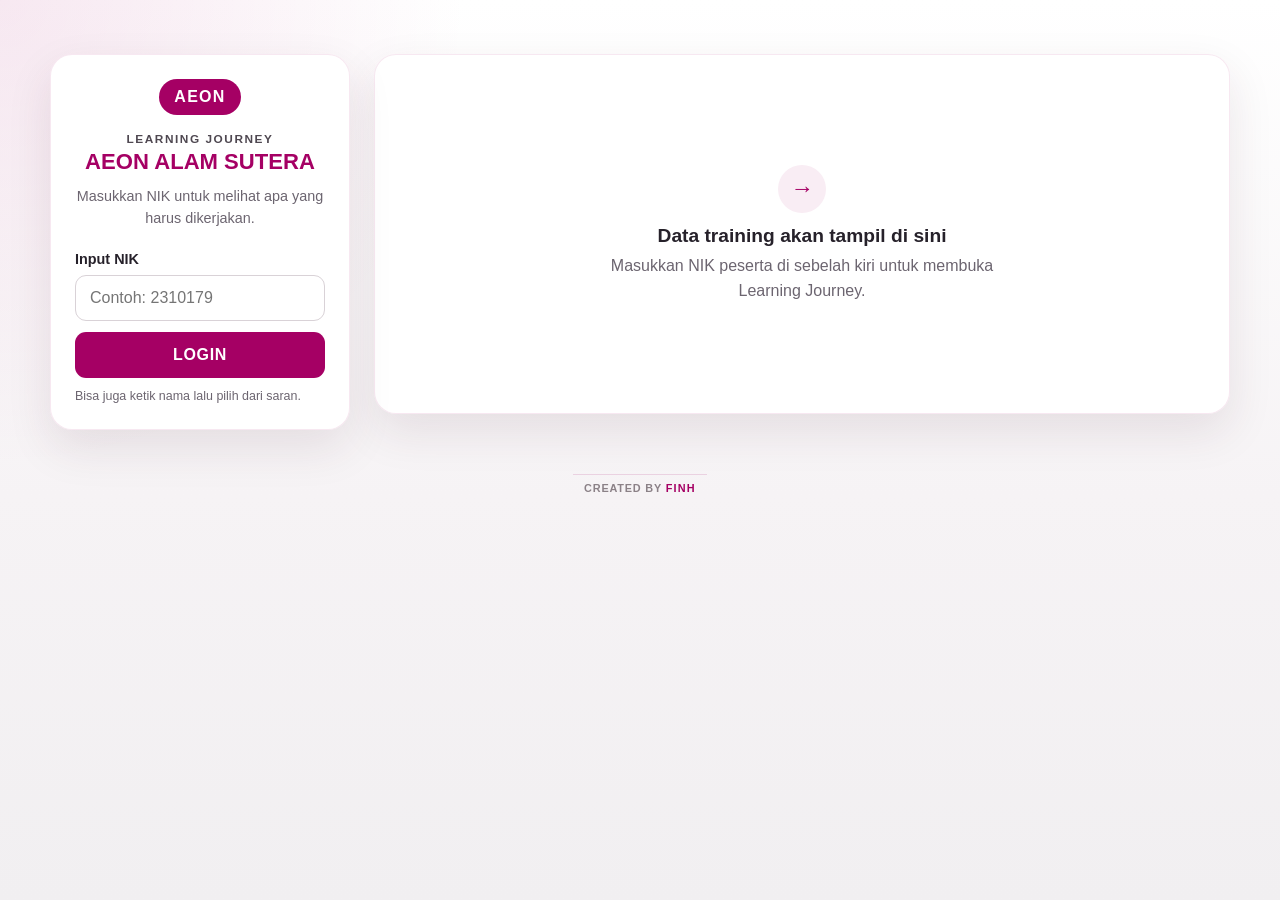
<file: index.html>
<!DOCTYPE html>
<html lang="id">
<head>
  <meta charset="UTF-8">
  <meta name="viewport" content="width=device-width, initial-scale=1.0">
  <meta name="theme-color" content="#a50064">
  <title>Learning Journey - AEON Alam Sutera</title>
  <link rel="stylesheet" href="style.css?v=20260828-fix2">
</head>
<body>
  <main class="page-shell">
    <div class="workspace">
      <aside class="login-panel" aria-label="Login Learning Journey">
        <div class="login-card">
          <div class="brand-mark" aria-hidden="true">AEON</div>
          <p class="eyebrow">LEARNING JOURNEY</p>
          <h1>AEON ALAM SUTERA</h1>
          <p class="hero-copy">Masukkan NIK untuk melihat apa yang harus dikerjakan.</p>

          <label for="search">Input NIK</label>
          <input
            id="search"
            list="participants"
            inputmode="text"
            autocomplete="off"
            placeholder="Contoh: 2310179"
            aria-describedby="search-help"
          >
          <datalist id="participants"></datalist>
          <button id="search-button" type="button">LOGIN</button>
          <p id="search-help" class="helper-text">Bisa juga ketik nama lalu pilih dari saran.</p>
        </div>
        <div id="status" class="status" role="status" aria-live="polite"></div>
      </aside>

      <section id="result" class="result-panel" aria-live="polite">
        <div class="welcome-card">
          <span class="welcome-icon" aria-hidden="true">→</span>
          <h2>Data training akan tampil di sini</h2>
          <p>Masukkan NIK peserta di sebelah kiri untuk membuka Learning Journey.</p>
        </div>
      </section>
    </div>
    <footer class="site-credit">Created by <strong>FINH</strong></footer>
  </main>

  <script src="catalog.js?v=20260828-fix2"></script>
  <script src="app.js?v=20260828-fix2"></script>
</body>
</html>
</file>
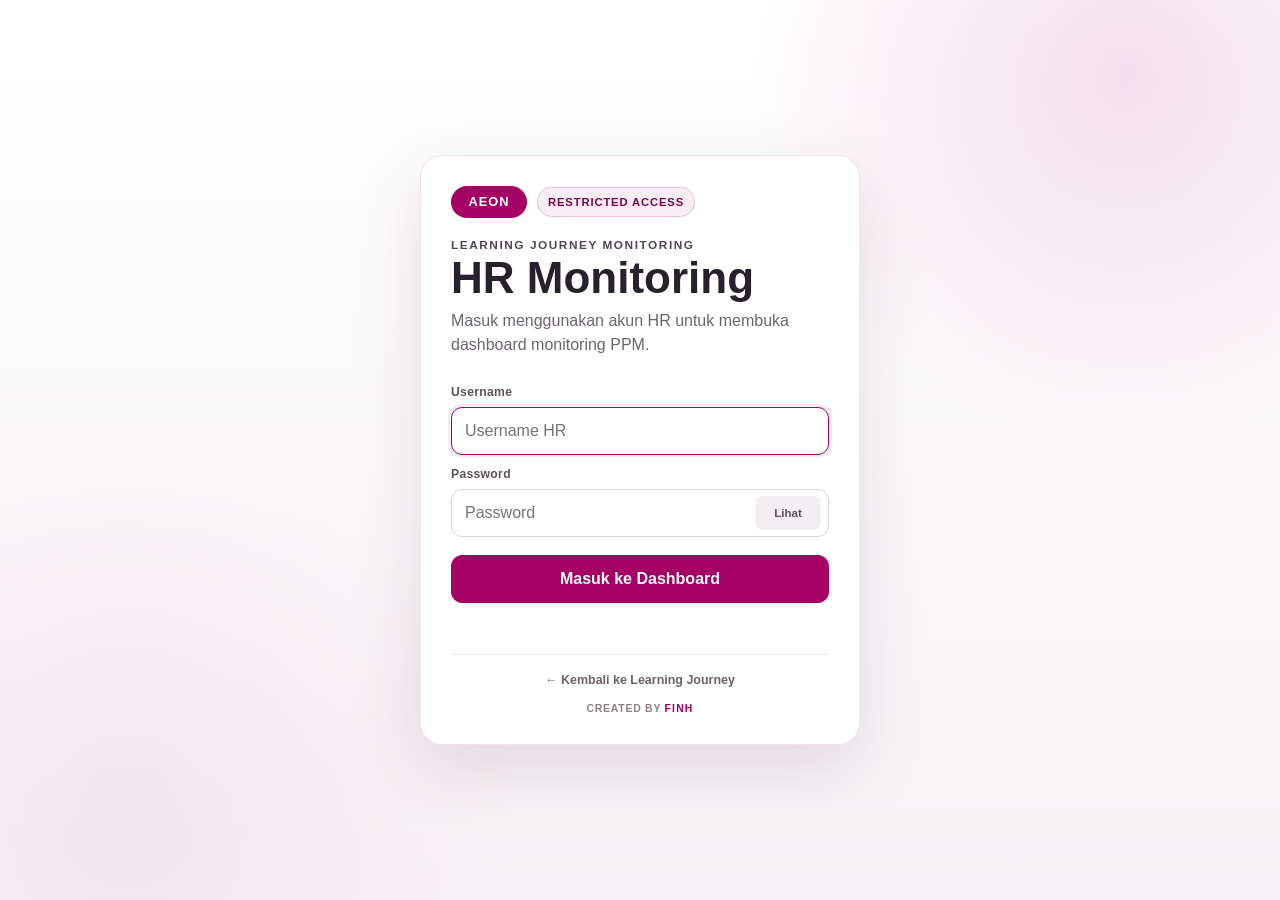
<file: hr.html>
<!DOCTYPE html>
<html lang="id">
<head>
  <meta charset="UTF-8">
  <meta name="viewport" content="width=device-width, initial-scale=1.0">
  <meta name="theme-color" content="#a50064">
  <meta name="robots" content="noindex,nofollow,noarchive">
  <title>HR Monitoring PPM - AEON Alam Sutera</title>
  <link rel="stylesheet" href="style.css?v=20260829-hrfinal1">
  <link rel="stylesheet" href="hr.css?v=20260829-hrfinal1">
</head>
<body class="hr-page">
  <section id="hr-login-gate" class="hr-login-gate" aria-label="Login HR Monitoring">
    <div class="hr-login-card">
      <div class="hr-login-brand-row">
        <span class="brand-mark hr-brand" aria-hidden="true">AEON</span>
        <span class="internal-badge">RESTRICTED ACCESS</span>
      </div>
      <p class="eyebrow">LEARNING JOURNEY MONITORING</p>
      <h1>HR Monitoring</h1>
      <p class="hr-login-copy">Masuk menggunakan akun HR untuk membuka dashboard monitoring PPM.</p>

      <form id="hr-login-form" class="hr-login-form" novalidate>
        <label for="hr-username">Username</label>
        <input id="hr-username" name="username" type="text" autocomplete="username" required placeholder="Username HR">

        <label for="hr-password">Password</label>
        <div class="password-field">
          <input id="hr-password" name="password" type="password" autocomplete="current-password" required placeholder="Password">
          <button id="toggle-password" class="password-toggle" type="button" aria-label="Tampilkan password">Lihat</button>
        </div>

        <button id="hr-login-button" class="primary-button hr-login-button" type="submit">Masuk ke Dashboard</button>
        <p id="hr-login-status" class="hr-login-status" role="status" aria-live="polite"></p>
      </form>

      <div class="hr-login-bottom">
        <a href="index.html" class="back-to-journey">← Kembali ke Learning Journey</a>
        <div class="site-credit compact-credit">Created by <strong>FINH</strong></div>
      </div>
    </div>
  </section>

  <main id="hr-app" class="hr-shell" hidden>
    <header class="hr-header">
      <div>
        <div class="hr-brand-row">
          <span class="brand-mark hr-brand" aria-hidden="true">AEON</span>
          <span class="internal-badge">HR MONITORING</span>
        </div>
        <p class="eyebrow">LEARNING JOURNEY MONITORING</p>
        <h1>Monitoring PPM</h1>
        <p class="hr-subtitle">Pantau assignment dan checklist penyelesaian peserta berdasarkan section, level, dan Basic.</p>
      </div>
      <div class="header-actions">
        <a class="secondary-button" href="index.html">Buka Learning Journey</a>
        <button id="refresh-progress" class="secondary-button" type="button">Refresh Progress</button>
        <button id="export-button" class="primary-button" type="button">Export CSV</button>
        <button id="hr-logout" class="logout-button" type="button">Keluar</button>
      </div>
    </header>

    <div id="progress-backend-banner" class="backend-banner" hidden>
      Progress backend belum terhubung. Data peserta dan link training tetap tampil, tetapi status checklist belum dapat dimonitor.
    </div>

    <section class="summary-grid progress-summary-grid" aria-label="Ringkasan monitoring">
      <article class="summary-card"><span class="summary-label">Peserta terlihat</span><strong id="summary-total">0</strong><small id="summary-total-note">dari 0 peserta</small></article>
      <article class="summary-card"><span class="summary-label">Completed</span><strong id="summary-completed">0</strong><small>100% materi selesai</small></article>
      <article class="summary-card"><span class="summary-label">On Progress</span><strong id="summary-inprogress">0</strong><small>sudah mulai</small></article>
      <article class="summary-card"><span class="summary-label">Belum Mulai</span><strong id="summary-notstarted">0</strong><small>0% progress</small></article>
      <article class="summary-card"><span class="summary-label">Rata-rata Progress</span><strong id="summary-average">0%</strong><small id="summary-section-note">0 section</small></article>
    </section>

    <section class="monitor-card">
      <div class="filters-heading">
        <div><h2>Daftar Peserta</h2><p>Default menampilkan kategori PPM. Gunakan filter untuk melihat kelompok dan status progress tertentu.</p></div>
        <span id="result-count" class="count-pill">0 peserta</span>
      </div>

      <div class="filters-grid progress-filters-grid">
        <label class="filter-field filter-search"><span>Cari peserta</span><input id="hr-search" type="search" autocomplete="off" placeholder="NIK atau nama..."></label>
        <label class="filter-field"><span>Kategori</span><select id="filter-category"></select></label>
        <label class="filter-field"><span>Section</span><select id="filter-section"></select></label>
        <label class="filter-field"><span>Level</span><select id="filter-level"></select></label>
        <label class="filter-field"><span>Basic</span><select id="filter-basic"></select></label>
        <label class="filter-field"><span>Status</span><select id="filter-status"><option value="">Semua status</option><option value="Completed">Completed</option><option value="On Progress">On Progress</option><option value="Belum Mulai">Belum Mulai</option><option value="Perlu Mapping">Perlu Mapping</option></select></label>
        <button id="reset-filter" class="ghost-button" type="button">Reset Filter</button>
      </div>

      <div class="table-wrap">
        <table class="monitor-table progress-table">
          <thead><tr><th>NIK</th><th>Nama</th><th>Section</th><th>Kategori</th><th>Current Level</th><th>Yang Dikerjakan</th><th>Progress</th><th>Status</th><th class="action-col">Detail</th></tr></thead>
          <tbody id="monitor-body"></tbody>
        </table>
      </div>

      <div id="monitor-empty" class="monitor-empty" hidden><strong>Data tidak ditemukan.</strong><span>Ubah kata pencarian atau filter yang digunakan.</span></div>
    </section>

    <p class="data-note">Checklist bersifat self-reported oleh peserta. Untuk status kelulusan Post Test yang tervalidasi, sumber hasil Post Test perlu diintegrasikan terpisah.</p>
    <footer class="site-credit">Created by <strong>FINH</strong></footer>
  </main>

  <dialog id="detail-dialog" class="detail-dialog">
    <div class="dialog-shell">
      <div class="dialog-head">
        <div><span class="dialog-kicker">DETAIL PENUGASAN & PROGRESS</span><h2 id="detail-name">Peserta</h2></div>
        <button id="dialog-close" class="dialog-close" type="button" aria-label="Tutup">×</button>
      </div>
      <div id="detail-content" class="detail-content"></div>
    </div>
  </dialog>

  <script src="catalog.js?v=20260829-hrfinal1" defer></script>
  <script src="hr.js?v=20260829-hrfinal1" defer></script>
</body>
</html>
</file>
<file: style.css>
:root{
  --aeon:#a50064;
  --aeon-dark:#7f004d;
  --aeon-soft:#f9edf4;
  --ink:#26212a;
  --muted:#6c6570;
  --line:#e7e1e5;
  --surface:#ffffff;
  --surface-2:#fbfafb;
  --bg:#f4f2f4;
  --shadow:0 18px 45px rgba(68,28,52,.10);
  --radius:22px;
}

*{box-sizing:border-box}
html{scroll-behavior:smooth}
body{
  margin:0;
  min-height:100vh;
  font-family:Inter,ui-sans-serif,-apple-system,BlinkMacSystemFont,"Segoe UI",Arial,sans-serif;
  color:var(--ink);
  background:
    radial-gradient(circle at 0 0,rgba(165,0,100,.09),transparent 30%),
    linear-gradient(180deg,#fff 0,#f6f3f5 55%,#f1eff1 100%);
}
button,input{font:inherit}
button{cursor:pointer}

.page-shell{
  width:min(1180px,calc(100% - 34px));
  margin:0 auto;
  padding:54px 0 72px;
}

.workspace{
  display:grid;
  grid-template-columns:300px minmax(0,1fr);
  gap:24px;
  align-items:start;
}

.login-panel{
  position:sticky;
  top:28px;
}

.login-card,.journey-card,.welcome-card{
  background:rgba(255,255,255,.96);
  border:1px solid rgba(165,0,100,.09);
  border-radius:var(--radius);
  box-shadow:var(--shadow);
}

.login-card{
  padding:24px;
  text-align:center;
}

.brand-mark{
  display:inline-grid;
  place-items:center;
  min-width:82px;
  height:36px;
  padding:0 14px;
  margin-bottom:17px;
  border-radius:999px;
  background:var(--aeon);
  color:#fff;
  font-weight:850;
  letter-spacing:.08em;
}

.eyebrow{
  margin:0 0 4px;
  font-size:.74rem;
  font-weight:850;
  letter-spacing:.13em;
  color:#4f4851;
}

.login-card h1{
  margin:0;
  color:var(--aeon);
  font-size:1.38rem;
  line-height:1.12;
}

.hero-copy{
  margin:10px 0 22px;
  color:var(--muted);
  font-size:.9rem;
  line-height:1.55;
}

.login-card label{
  display:block;
  margin:0 0 8px;
  text-align:left;
  font-weight:780;
  font-size:.9rem;
}

.login-card input{
  width:100%;
  min-width:0;
  padding:13px 14px;
  border:1px solid #d9d2d7;
  border-radius:11px;
  background:#fff;
  color:var(--ink);
  outline:none;
  transition:border-color .2s,box-shadow .2s;
}

.login-card input:focus{
  border-color:var(--aeon);
  box-shadow:0 0 0 4px rgba(165,0,100,.10);
}

.login-card button{
  width:100%;
  min-height:46px;
  margin-top:11px;
  padding:11px 16px;
  border:0;
  border-radius:11px;
  background:var(--aeon);
  color:#fff;
  font-weight:850;
  letter-spacing:.04em;
  transition:background .15s,transform .15s;
}
.login-card button:hover{background:var(--aeon-dark)}
.login-card button:active{transform:translateY(1px)}
.login-card button:disabled{opacity:.6;cursor:not-allowed}

.helper-text{
  margin:9px 0 0;
  text-align:left;
  color:var(--muted);
  font-size:.78rem;
  line-height:1.45;
}

.status{
  min-height:22px;
  padding-top:10px;
  text-align:center;
  color:var(--muted);
  font-size:.86rem;
}
.status.error{color:#b42318}

.result-panel{min-width:0}

.welcome-card{
  min-height:360px;
  display:grid;
  place-items:center;
  align-content:center;
  text-align:center;
  padding:38px;
  color:var(--muted);
}
.welcome-icon{
  display:grid;
  place-items:center;
  width:48px;
  height:48px;
  margin-bottom:12px;
  border-radius:50%;
  background:var(--aeon-soft);
  color:var(--aeon);
  font-size:1.45rem;
  font-weight:900;
}
.welcome-card h2{margin:0;color:var(--ink);font-size:1.2rem}
.welcome-card p{margin:7px 0 0;max-width:420px;line-height:1.55}

.journey-card{overflow:hidden}

.journey-top{
  display:grid;
  grid-template-columns:1fr auto;
  gap:18px;
  padding:25px 26px 20px;
  border-bottom:1px solid var(--line);
  background:linear-gradient(135deg,#fff 35%,var(--aeon-soft));
}

.person-name{
  margin:0 0 15px;
  font-size:clamp(1.22rem,3vw,1.65rem);
}

.meta-grid{
  display:grid;
  grid-template-columns:repeat(3,minmax(0,1fr));
  gap:10px;
}
.meta-item{
  padding:11px 12px;
  border:1px solid var(--line);
  border-radius:12px;
  background:rgba(255,255,255,.84);
}
.meta-label{
  display:block;
  margin-bottom:4px;
  color:var(--muted);
  font-size:.72rem;
  font-weight:800;
  text-transform:uppercase;
  letter-spacing:.06em;
}
.meta-value{
  display:block;
  font-weight:760;
  overflow-wrap:anywhere;
}

.badges{
  display:flex;
  align-items:flex-start;
  justify-content:flex-end;
  gap:8px;
  flex-wrap:wrap;
}
.badge{
  display:inline-flex;
  align-items:center;
  justify-content:center;
  min-height:37px;
  padding:8px 14px;
  border-radius:999px;
  font-size:.84rem;
  font-weight:850;
  white-space:nowrap;
}
.badge.primary{background:var(--aeon);color:#fff}
.badge.secondary{background:#fff;border:1px solid #d8ccd3;color:var(--ink)}

.assignment-head{
  margin:18px 26px 0;
  padding:16px 18px;
  border:1px solid var(--line);
  border-radius:14px;
  text-align:center;
  background:#fff;
}
.assignment-head p{
  margin:0 0 4px;
  color:var(--muted);
  font-size:.78rem;
  font-weight:800;
  text-transform:uppercase;
  letter-spacing:.07em;
}
.assignment-head h2{margin:0;font-size:1.3rem}
.basic-highlight{color:var(--aeon)}

.task-list{padding:14px 26px 28px}
.task-header,.task-row{
  display:grid;
  grid-template-columns:minmax(0,1.75fr) minmax(135px,.62fr) minmax(135px,.62fr);
  gap:10px;
  align-items:center;
}
.task-header{
  padding:0 12px 6px;
  color:var(--muted);
  font-size:.72rem;
  font-weight:850;
  text-transform:uppercase;
  letter-spacing:.055em;
}
.task-row{
  padding:11px 12px;
  margin-top:8px;
  border:1px solid var(--line);
  border-radius:13px;
  background:var(--surface-2);
}
.task-title{
  font-weight:730;
  line-height:1.42;
  overflow-wrap:anywhere;
}
.task-action{display:flex}
.action-link{
  width:100%;
  display:inline-flex;
  align-items:center;
  justify-content:center;
  min-height:41px;
  padding:9px 10px;
  border-radius:9px;
  border:1px solid rgba(165,0,100,.20);
  text-decoration:none;
  text-align:center;
  color:var(--aeon);
  background:#fff;
  font-size:.84rem;
  font-weight:820;
  transition:background .15s,border-color .15s,transform .15s;
}
.action-link:hover{background:var(--aeon-soft);border-color:rgba(165,0,100,.38)}
.action-link:active{transform:translateY(1px)}
.action-link.module-link{background:var(--aeon);border-color:var(--aeon);color:#fff}
.action-link.module-link:hover{background:var(--aeon-dark);border-color:var(--aeon-dark)}
.action-link.disabled{pointer-events:none;color:#9b9498;background:#f0edef;border-color:#e2dde0}
.empty-state{
  margin:18px 26px 28px;
  padding:18px;
  border:1px dashed #cfc6cc;
  border-radius:14px;
  text-align:center;
  color:var(--muted);
  background:#fcfbfc;
}

@media (max-width:900px){
  .page-shell{padding-top:28px}
  .workspace{grid-template-columns:1fr}
  .login-panel{position:static}
  .login-card{max-width:620px;margin:0 auto}
  .status{max-width:620px;margin:0 auto}
}

@media (max-width:700px){
  .page-shell{width:min(100% - 20px,1180px)}
  .journey-top{grid-template-columns:1fr;padding:20px 18px 17px}
  .badges{justify-content:flex-start;grid-row:1}
  .meta-grid{grid-template-columns:1fr}
  .assignment-head{margin:15px 18px 0}
  .task-list{padding:12px 18px 22px}
  .task-header{display:none}
  .task-row{grid-template-columns:1fr 1fr;gap:9px;padding:13px}
  .task-title{grid-column:1/-1;padding-bottom:3px}
  .task-action.post-test,.task-action.module{display:block}
  .task-action::before{
    display:block;
    margin-bottom:5px;
    color:var(--muted);
    font-size:.66rem;
    font-weight:850;
    text-transform:uppercase;
    letter-spacing:.05em;
  }
  .task-action.post-test::before{content:"Link Post Test"}
  .task-action.module::before{content:"Modul"}
}

@media (max-width:430px){
  .login-card{padding:20px}
  .task-row{grid-template-columns:1fr}
  .task-title,.task-action{grid-column:1}
}

/* ===== Progress checklist ===== */
.progress-panel{
  margin:14px 26px 0;
  padding:14px 16px;
  border:1px solid var(--line);
  border-radius:14px;
  background:linear-gradient(180deg,#fff,#fcfafb);
}
.progress-copy{display:flex;align-items:flex-end;justify-content:space-between;gap:16px}
.progress-eyebrow{display:block;margin-bottom:3px;color:var(--aeon);font-size:.68rem;font-weight:900;letter-spacing:.09em}
.progress-copy strong{font-size:.94rem}
.progress-percent{color:var(--aeon);font-size:1.1rem;font-weight:900}
.progress-track{height:9px;margin-top:10px;border-radius:999px;background:#eee8ec;overflow:hidden}
.progress-track span{display:block;height:100%;border-radius:inherit;background:var(--aeon);transition:width .3s ease}
.progress-note{margin:8px 0 0;color:var(--muted);font-size:.76rem;line-height:1.45}
.task-header,.task-row{grid-template-columns:minmax(0,1.65fr) minmax(130px,.58fr) minmax(130px,.58fr) minmax(92px,.36fr)}
.completion-control{display:flex;align-items:center;justify-content:center;gap:7px;min-height:41px;padding:7px 8px;border:1px solid #ddd4da;border-radius:10px;background:#fff;cursor:pointer;user-select:none}
.completion-control input{position:absolute;opacity:0;pointer-events:none}
.check-box{display:grid;place-items:center;width:25px;height:25px;border:2px solid #b8afb5;border-radius:7px;background:#fff;color:transparent;font-size:.88rem;font-weight:950;transition:.15s}
.check-text{font-size:.76rem;font-weight:850;color:#625a60}
.task-checkbox:checked + .check-box{border-color:#16843f;background:#16843f;color:#fff}
.task-checkbox:disabled ~ .check-text{opacity:.55}
.completion-control:has(.task-checkbox:disabled){cursor:not-allowed;opacity:.65}
.task-row.completed{border-color:rgba(22,132,63,.25);background:#f8fcf9}
.task-row.completed .task-title{color:#3f664c}
.task-row.saving{opacity:.62;pointer-events:none}
@media (max-width:700px){
  .progress-panel{margin:12px 18px 0}
  .task-row{grid-template-columns:1fr 1fr}
  .completion-control{grid-column:1/-1}
}
@media (max-width:430px){
  .task-row{grid-template-columns:1fr}
  .completion-control{grid-column:1}
}

/* ===== Site credit ===== */
.site-credit{
  width:max-content;
  max-width:100%;
  margin:22px auto 0;
  padding:7px 11px;
  border-top:1px solid rgba(165,0,100,.14);
  color:#8b8187;
  font-size:.68rem;
  font-weight:650;
  letter-spacing:.075em;
  text-transform:uppercase;
}
.site-credit strong{color:var(--aeon);font-weight:900;letter-spacing:.11em}
.compact-credit{margin:0;border-top:0;padding:0;font-size:.65rem}
</file>
<file: hr.css>
/* HTML hidden state must override component display rules. */
.hr-login-gate[hidden],
.hr-shell[hidden]{
  display:none !important;
}

.hr-page{
  background:
    radial-gradient(circle at 100% 0,rgba(165,0,100,.08),transparent 28%),
    linear-gradient(180deg,#fff 0,#f7f4f6 48%,#f1eff1 100%);
}
.hr-shell{
  width:min(1380px,calc(100% - 34px));
  margin:0 auto;
  padding:38px 0 70px;
}
.hr-header{
  display:flex;
  align-items:flex-start;
  justify-content:space-between;
  gap:24px;
  margin-bottom:22px;
}
.hr-brand-row{display:flex;align-items:center;gap:10px;margin-bottom:10px}
.hr-brand{margin:0;min-width:76px;height:32px;font-size:.8rem}
.internal-badge{
  display:inline-flex;
  align-items:center;
  min-height:30px;
  padding:6px 10px;
  border:1px solid rgba(165,0,100,.18);
  border-radius:999px;
  background:var(--aeon-soft);
  color:var(--aeon-dark);
  font-size:.7rem;
  font-weight:850;
  letter-spacing:.08em;
}
.hr-header h1{margin:2px 0 7px;font-size:clamp(1.8rem,4vw,2.55rem);line-height:1.05;color:var(--ink)}
.hr-subtitle{max-width:720px;margin:0;color:var(--muted);line-height:1.55}
.header-actions{display:flex;gap:10px;flex-wrap:wrap;justify-content:flex-end}
.primary-button,.secondary-button,.ghost-button{
  display:inline-flex;
  align-items:center;
  justify-content:center;
  min-height:43px;
  padding:10px 15px;
  border-radius:11px;
  font:inherit;
  font-weight:800;
  text-decoration:none;
  cursor:pointer;
}
.primary-button{border:1px solid var(--aeon);background:var(--aeon);color:#fff}
.secondary-button{border:1px solid #d8cbd3;background:#fff;color:var(--ink)}
.ghost-button{border:1px solid var(--line);background:var(--surface-2);color:var(--ink);align-self:end}
.primary-button:hover{background:var(--aeon-dark)}
.secondary-button:hover,.ghost-button:hover{border-color:#cbbbc5;background:#fff}

.summary-grid{
  display:grid;
  grid-template-columns:repeat(4,minmax(0,1fr));
  gap:13px;
  margin-bottom:18px;
}
.summary-card{
  padding:18px 19px;
  border:1px solid rgba(165,0,100,.09);
  border-radius:17px;
  background:rgba(255,255,255,.95);
  box-shadow:0 10px 28px rgba(68,28,52,.06);
}
.summary-label{display:block;color:var(--muted);font-size:.76rem;font-weight:800;text-transform:uppercase;letter-spacing:.06em}
.summary-card strong{display:block;margin:5px 0 2px;font-size:1.75rem;color:var(--ink)}
.summary-card small{color:var(--muted)}

.monitor-card{
  overflow:hidden;
  border:1px solid rgba(165,0,100,.09);
  border-radius:20px;
  background:#fff;
  box-shadow:var(--shadow);
}
.filters-heading{
  display:flex;
  align-items:flex-start;
  justify-content:space-between;
  gap:20px;
  padding:21px 22px 14px;
}
.filters-heading h2{margin:0 0 4px;font-size:1.18rem}
.filters-heading p{margin:0;color:var(--muted);font-size:.88rem;line-height:1.45}
.count-pill{display:inline-flex;align-items:center;min-height:31px;padding:6px 10px;border-radius:999px;background:var(--aeon-soft);color:var(--aeon-dark);font-size:.78rem;font-weight:850;white-space:nowrap}
.filters-grid{
  display:grid;
  grid-template-columns:minmax(220px,1.6fr) repeat(4,minmax(125px,.8fr)) auto;
  gap:10px;
  padding:0 22px 19px;
  border-bottom:1px solid var(--line);
}
.filter-field{display:grid;gap:6px;min-width:0}
.filter-field span{font-size:.74rem;font-weight:800;color:var(--muted)}
.filter-field input,.filter-field select{
  width:100%;
  min-width:0;
  min-height:43px;
  padding:9px 11px;
  border:1px solid #dcd5d9;
  border-radius:10px;
  background:#fff;
  color:var(--ink);
  outline:none;
}
.filter-field input:focus,.filter-field select:focus{border-color:var(--aeon);box-shadow:0 0 0 3px rgba(165,0,100,.08)}

.table-wrap{overflow:auto;max-height:620px}
.monitor-table{width:100%;border-collapse:separate;border-spacing:0;min-width:980px}
.monitor-table th{
  position:sticky;
  top:0;
  z-index:2;
  padding:12px 14px;
  border-bottom:1px solid var(--line);
  background:#faf8f9;
  color:#5d555d;
  text-align:left;
  font-size:.72rem;
  font-weight:850;
  text-transform:uppercase;
  letter-spacing:.05em;
}
.monitor-table td{padding:13px 14px;border-bottom:1px solid #f0ecef;font-size:.88rem;vertical-align:middle}
.monitor-table tbody tr:hover{background:#fdf9fb}
.monitor-table tbody tr:last-child td{border-bottom:0}
.cell-name{font-weight:780;color:var(--ink)}
.cell-nik{font-variant-numeric:tabular-nums;color:#50484f}
.small-tag,.basic-tag{
  display:inline-flex;
  align-items:center;
  min-height:28px;
  padding:5px 9px;
  border-radius:999px;
  font-size:.75rem;
  font-weight:800;
  white-space:nowrap;
}
.small-tag{background:#f4f1f3;color:#4d464b}
.small-tag.ppm{background:var(--aeon-soft);color:var(--aeon-dark)}
.basic-tag{border:1px solid #dfd7dc;background:#fff;color:var(--ink)}
.detail-button{
  min-height:34px;
  padding:7px 11px;
  border:1px solid rgba(165,0,100,.24);
  border-radius:9px;
  background:#fff;
  color:var(--aeon);
  font:inherit;
  font-size:.78rem;
  font-weight:850;
}
.detail-button:hover{background:var(--aeon-soft)}
.action-col{text-align:right!important}
.monitor-table td:last-child{text-align:right}
.monitor-empty{display:grid;place-items:center;text-align:center;gap:5px;padding:42px 20px;color:var(--muted)}
.monitor-empty strong{color:var(--ink)}
.data-note{margin:13px 3px 0;color:var(--muted);font-size:.78rem;line-height:1.5}

.detail-dialog{
  width:min(900px,calc(100% - 26px));
  max-height:min(86vh,820px);
  padding:0;
  border:0;
  border-radius:20px;
  background:#fff;
  box-shadow:0 30px 90px rgba(30,10,22,.28);
}
.detail-dialog::backdrop{background:rgba(31,20,27,.48);backdrop-filter:blur(3px)}
.dialog-shell{min-height:180px}
.dialog-head{
  display:flex;
  align-items:flex-start;
  justify-content:space-between;
  gap:15px;
  padding:20px 21px 15px;
  border-bottom:1px solid var(--line);
  background:linear-gradient(135deg,#fff 45%,var(--aeon-soft));
}
.dialog-kicker{display:block;margin-bottom:4px;color:var(--aeon);font-size:.68rem;font-weight:900;letter-spacing:.1em}
.dialog-head h2{margin:0;font-size:1.28rem}
.dialog-close{display:grid;place-items:center;width:38px;height:38px;border:1px solid #e1dade;border-radius:50%;background:#fff;color:#534a50;font-size:1.55rem;line-height:1}
.detail-content{padding:19px 21px 22px;overflow:auto;max-height:calc(86vh - 82px)}
.detail-meta{display:grid;grid-template-columns:repeat(5,minmax(0,1fr));gap:9px;margin-bottom:16px}
.detail-meta .meta-item{padding:10px 11px}
.detail-assignment{
  display:flex;
  align-items:center;
  justify-content:space-between;
  gap:15px;
  margin:0 0 12px;
  padding:13px 14px;
  border:1px solid var(--line);
  border-radius:12px;
  background:#fff;
}
.detail-assignment strong{font-size:1rem}
.journey-button{display:inline-flex;align-items:center;justify-content:center;padding:8px 11px;border-radius:9px;background:var(--aeon);color:#fff;text-decoration:none;font-size:.78rem;font-weight:850;white-space:nowrap}
.detail-task-list{display:grid;gap:9px}
.detail-task{
  display:grid;
  grid-template-columns:minmax(0,1fr) auto auto;
  gap:9px;
  align-items:center;
  padding:11px 12px;
  border:1px solid #ebe5e9;
  border-radius:11px;
  background:#fcfbfc;
}
.detail-task-title{font-size:.86rem;font-weight:760;line-height:1.35}
.detail-link{display:inline-flex;align-items:center;justify-content:center;min-height:34px;padding:7px 10px;border-radius:8px;text-decoration:none;font-size:.75rem;font-weight:850;white-space:nowrap}
.detail-link.post{background:var(--aeon);color:#fff}
.detail-link.module{border:1px solid #d7ccd3;background:#fff;color:var(--ink)}
.detail-link.disabled{opacity:.45;pointer-events:none}
.detail-loading,.detail-error,.detail-empty{padding:24px 8px;text-align:center;color:var(--muted);line-height:1.55}
.detail-error{color:#9c2e27}

@media (max-width:1100px){
  .filters-grid{grid-template-columns:repeat(3,minmax(0,1fr))}
  .filter-search{grid-column:span 2}
  .summary-grid{grid-template-columns:repeat(2,minmax(0,1fr))}
  .detail-meta{grid-template-columns:repeat(3,minmax(0,1fr))}
}
@media (max-width:720px){
  .hr-shell{width:min(100% - 22px,1380px);padding-top:22px}
  .hr-header{display:block}
  .header-actions{justify-content:flex-start;margin-top:16px}
  .summary-grid{grid-template-columns:repeat(2,minmax(0,1fr));gap:9px}
  .summary-card{padding:15px}
  .filters-heading{display:block}
  .count-pill{margin-top:10px}
  .filters-grid{grid-template-columns:1fr 1fr;padding-left:15px;padding-right:15px}
  .filter-search{grid-column:1/-1}
  .ghost-button{grid-column:1/-1}
  .detail-meta{grid-template-columns:1fr 1fr}
  .detail-task{grid-template-columns:1fr 1fr}
  .detail-task-title{grid-column:1/-1}
  .detail-assignment{align-items:flex-start;flex-direction:column}
}
@media (max-width:430px){
  .summary-grid{grid-template-columns:1fr 1fr}
  .filters-grid{grid-template-columns:1fr}
  .filter-search,.ghost-button{grid-column:auto}
  .detail-meta{grid-template-columns:1fr}
}

/* ===== Stage 2 progress monitoring ===== */
.backend-banner{margin:-5px 0 16px;padding:12px 14px;border:1px solid #efc76c;border-radius:12px;background:#fff8e8;color:#74561d;font-size:.84rem;font-weight:700;line-height:1.45}
.progress-summary-grid{grid-template-columns:repeat(5,minmax(0,1fr))}
.progress-filters-grid{grid-template-columns:minmax(210px,1.4fr) repeat(5,minmax(120px,.75fr)) auto}
.progress-table{min-width:1240px}
.mini-progress{min-width:120px}.mini-progress-top{display:flex;justify-content:space-between;gap:10px;align-items:center;margin-bottom:5px;font-size:.75rem}.mini-progress-top strong{color:var(--ink)}.mini-progress-top span{color:var(--muted);font-weight:750}.mini-track{height:7px;border-radius:999px;background:#ece7ea;overflow:hidden}.mini-track i{display:block;height:100%;border-radius:inherit;background:var(--aeon)}.mini-progress.muted{opacity:.5}
.status-chip{display:inline-flex;align-items:center;justify-content:center;min-height:29px;padding:5px 9px;border-radius:999px;font-size:.73rem;font-weight:850;white-space:nowrap}.status-chip.completed{background:#e7f6eb;color:#176b36}.status-chip.in-progress{background:#fff4da;color:#85600d}.status-chip.not-started{background:#f0edef;color:#675f64}.status-chip.inactive{background:#f1f0f1;color:#858085}
.detail-progress-card{display:flex;align-items:center;justify-content:space-between;gap:12px;margin-bottom:10px;padding:13px 14px;border:1px solid var(--line);border-radius:12px;background:#fbfafb}.detail-progress-card strong{display:block;margin-top:2px}
.detail-task{grid-template-columns:minmax(0,1fr) auto auto auto}.detail-task.done{border-color:#cae8d2;background:#f8fcf9}.detail-task-title small{display:block;margin-top:4px;color:var(--muted);font-size:.72rem;font-weight:650}.task-state{display:inline-flex;align-items:center;justify-content:center;min-height:32px;padding:6px 9px;border-radius:8px;background:#efedef;color:#766f73;font-size:.72rem;font-weight:850;white-space:nowrap}.task-state.done{background:#e3f5e8;color:#176b36}
@media(max-width:1250px){.progress-summary-grid{grid-template-columns:repeat(3,minmax(0,1fr))}.progress-filters-grid{grid-template-columns:repeat(4,minmax(0,1fr))}.filter-search{grid-column:span 2}}
@media(max-width:720px){.progress-summary-grid{grid-template-columns:repeat(2,minmax(0,1fr))}.progress-filters-grid{grid-template-columns:1fr 1fr}.detail-task{grid-template-columns:1fr 1fr}.detail-task-title{grid-column:1/-1}.task-state{grid-column:1/-1}}
@media(max-width:430px){.progress-filters-grid{grid-template-columns:1fr}.filter-search{grid-column:auto}.progress-summary-grid{grid-template-columns:1fr 1fr}}

/* ===== Stage 3 HR authentication ===== */
.hr-login-gate{
  min-height:100vh;
  display:grid;
  place-items:center;
  padding:28px 18px;
  background:
    radial-gradient(circle at 88% 8%,rgba(165,0,100,.12),transparent 27%),
    radial-gradient(circle at 10% 90%,rgba(165,0,100,.06),transparent 28%),
    linear-gradient(180deg,#fff 0,#f7f3f6 100%);
}
.hr-login-card{
  width:min(440px,100%);
  padding:30px;
  border:1px solid rgba(165,0,100,.12);
  border-radius:22px;
  background:rgba(255,255,255,.97);
  box-shadow:0 24px 70px rgba(65,25,49,.13);
}
.hr-login-brand-row{display:flex;align-items:center;gap:10px;margin-bottom:20px}
.hr-login-card h1{margin:2px 0 8px;color:var(--ink);font-size:clamp(2rem,7vw,2.75rem);line-height:1.02}
.hr-login-copy{margin:0 0 23px;color:var(--muted);line-height:1.55}
.hr-login-form{display:grid;gap:8px}
.hr-login-form>label{margin-top:4px;color:#5c5359;font-size:.76rem;font-weight:850;letter-spacing:.025em}
.hr-login-form input{
  width:100%;
  min-height:48px;
  padding:11px 13px;
  border:1px solid #dcd3d8;
  border-radius:11px;
  background:#fff;
  color:var(--ink);
  font:inherit;
  outline:none;
}
.hr-login-form input:focus{border-color:var(--aeon);box-shadow:0 0 0 3px rgba(165,0,100,.08)}
.password-field{position:relative}
.password-field input{padding-right:86px}
.password-toggle{
  position:absolute;
  top:50%;
  right:8px;
  transform:translateY(-50%);
  min-width:66px;
  min-height:34px;
  padding:6px 9px;
  border:0;
  border-radius:8px;
  background:#f3eef1;
  color:#5d5058;
  font:inherit;
  font-size:.72rem;
  font-weight:850;
  cursor:pointer;
}
.hr-login-button{width:100%;margin-top:10px;min-height:48px}
.hr-login-button:disabled{opacity:.62;cursor:wait}
.hr-login-status{min-height:20px;margin:3px 0 0;color:var(--muted);font-size:.78rem;line-height:1.45;text-align:center}
.hr-login-status.error{color:#a52c35}
.hr-login-bottom{display:grid;place-items:center;gap:16px;margin-top:20px;padding-top:18px;border-top:1px solid #eee8ec}
.back-to-journey{color:#6c6268;font-size:.78rem;font-weight:750;text-decoration:none}
.back-to-journey:hover{color:var(--aeon)}
.logout-button{
  display:inline-flex;
  align-items:center;
  justify-content:center;
  min-height:43px;
  padding:10px 14px;
  border:1px solid #e3d7de;
  border-radius:11px;
  background:#fff;
  color:#7a475f;
  font:inherit;
  font-weight:800;
  cursor:pointer;
}
.logout-button:hover{background:#fff7fb;border-color:#d9bdcc;color:var(--aeon)}
@media(max-width:520px){.hr-login-card{padding:24px 20px}.hr-login-brand-row{align-items:flex-start;flex-wrap:wrap}}
</file>
